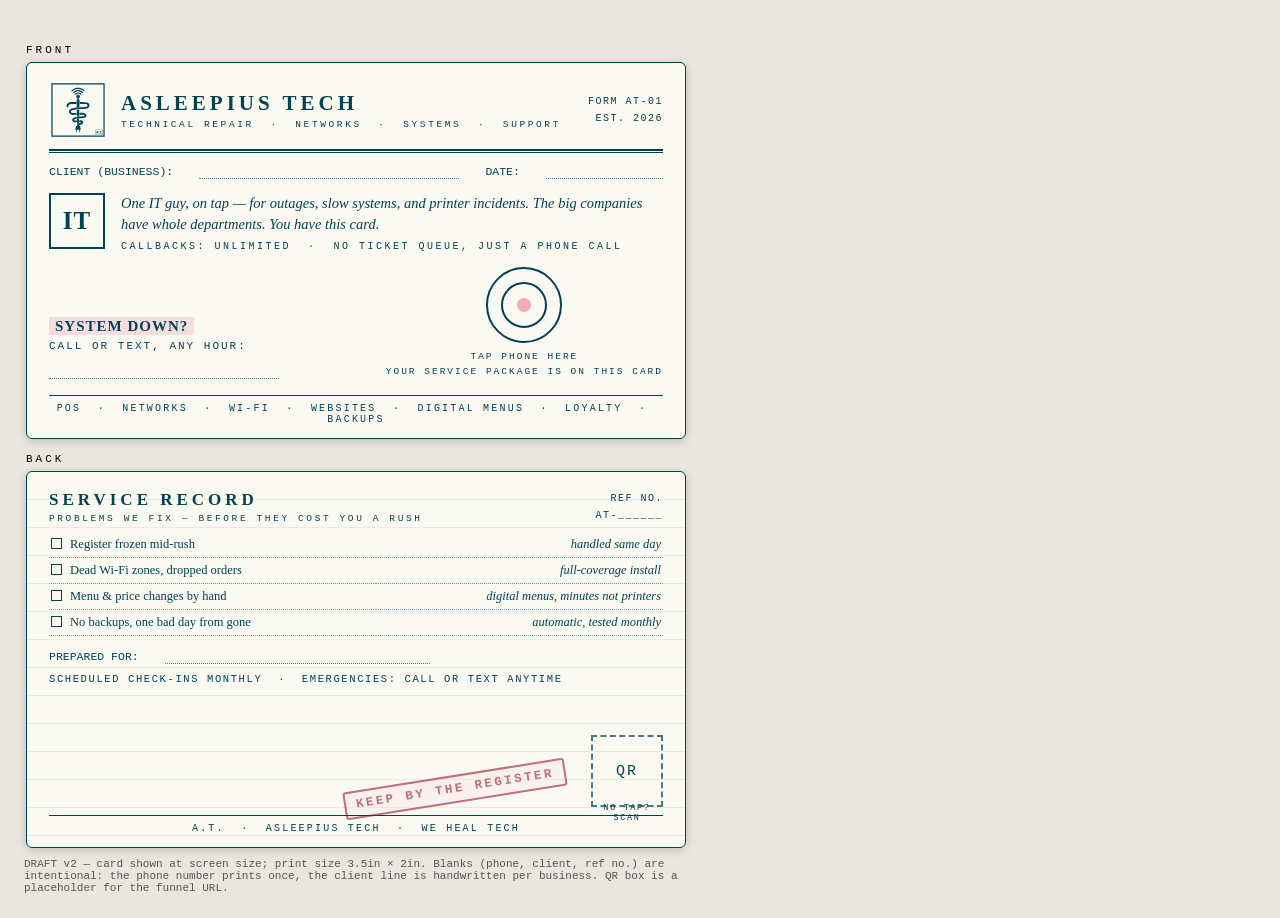
<file: card/at-card-design.html>
<!DOCTYPE html><html><head><meta charset="utf-8"><title>A.T. — Card Design Draft v2</title></head><body style="background:#e8e6df;padding:24px;"><style>
* { box-sizing: border-box; margin: 0; padding: 0; }
.wrap { font-family: Georgia, 'Times New Roman', serif; padding: 6px 2px 10px; }
.cap { font-family: 'Courier New', monospace; font-size: 11px; letter-spacing: 3px; color: var(--hatch-widget-muted); margin: 14px 0 6px; }
.card { position: relative; width: 100%; max-width: 660px; aspect-ratio: 7 / 4; background: #FBFAF2; color: #004353; border: 1.5px solid #004353; border-radius: 6px; padding: 18px 22px; overflow: hidden; box-shadow: 0 2px 10px rgba(0,0,0,.18); }
.mono { font-family: 'Courier New', monospace; }
.head { display: flex; align-items: center; gap: 14px; }
.logo { width: 58px; height: 58px; flex: none; }
.name { font-size: 21px; letter-spacing: 4px; font-weight: bold; }
.sub { font-size: 9.5px; letter-spacing: 2.6px; margin-top: 3px; }
.form { margin-left: auto; text-align: right; font-size: 10px; letter-spacing: 1.5px; line-height: 1.7; }
.rule { border-top: 2.5px solid #004353; border-bottom: 1px solid #004353; height: 4px; margin: 10px 0 12px; }
.fields { display: flex; gap: 26px; font-size: 11.5px; }
.blank { border-bottom: 1.5px dotted rgba(0,67,83,.65); flex: 1; min-height: 14px; }
.rxrow { display: flex; gap: 16px; margin-top: 14px; align-items: flex-start; }
.itbox { width: 56px; height: 56px; flex: none; border: 2.5px solid #004353; display: flex; align-items: center; justify-content: center; font-size: 25px; font-weight: bold; letter-spacing: 1px; }
.rxtext { font-size: 14.5px; line-height: 1.45; font-style: italic; }
.refill { font-style: normal; font-size: 10px; letter-spacing: 2.5px; margin-top: 5px; }
.midrow { display: flex; justify-content: space-between; align-items: flex-end; margin-top: 12px; gap: 20px; }
.emerg { font-size: 15px; letter-spacing: 1px; }
.hl { background: #F5DCDE; padding: 1px 6px; }
.phone { font-size: 19px; letter-spacing: 2px; border-bottom: 1.5px dotted rgba(0,67,83,.65); display: inline-block; min-width: 230px; margin-top: 4px; }
.tap { text-align: center; flex: none; }
.target { width: 76px; height: 76px; border: 2px solid #004353; border-radius: 50%; margin: 0 auto; position: relative; }
.target::before { content: ''; position: absolute; inset: 13px; border: 2px solid #004353; border-radius: 50%; }
.target::after { content: ''; position: absolute; inset: 29px; background: #EFAEB6; border-radius: 50%; }
.taplab { font-size: 9.5px; letter-spacing: 2px; margin-top: 6px; line-height: 1.6; }
.foot { position: absolute; left: 22px; right: 22px; bottom: 13px; border-top: 1.5px solid #004353; padding-top: 7px; font-size: 10px; letter-spacing: 2.2px; text-align: center; }
.ruled { background-image: repeating-linear-gradient(transparent 0 27px, rgba(0,67,83,.08) 27px 28px); }
table.chart { width: 100%; border-collapse: collapse; font-size: 12.5px; margin-top: 8px; }
table.chart td { padding: 5px 2px; border-bottom: 1.5px dotted rgba(0,67,83,.45); }
table.chart td.t { text-align: right; font-style: italic; }
.box { display: inline-block; width: 11px; height: 11px; border: 1.5px solid #004353; margin-right: 8px; vertical-align: -1px; }
.stamp { position: absolute; right: 118px; bottom: 44px; transform: rotate(-9deg); border: 2.5px solid #B95C6B; color: #B95C6B; font-family: 'Courier New', monospace; font-weight: bold; font-size: 12.5px; letter-spacing: 2.5px; padding: 5px 10px; border-radius: 3px; opacity: .88; background: rgba(245,220,222,.35); }
.qr { position: absolute; right: 22px; bottom: 40px; width: 72px; height: 72px; border: 2px dashed rgba(0,67,83,.7); display: flex; align-items: center; justify-content: center; font-family: 'Courier New', monospace; font-size: 15px; letter-spacing: 2px; }
.qrlab { position: absolute; right: 22px; bottom: 24px; width: 72px; text-align: center; font-size: 8.5px; letter-spacing: 1.6px; }
</style><div class="wrap"><div class="cap">FRONT</div>
<div class="card">
  <div class="head">
    <div class="logo"><svg viewBox="0 0 1600 1600" xmlns="http://www.w3.org/2000/svg" style="width:100%;height:100%;display:block">
<path d="M0 0 C485.1 0 970.2 0 1470 0 C1470 485.1 1470 970.2 1470 1470 C984.9 1470 499.8 1470 0 1470 C0 984.9 0 499.8 0 0 Z M34 34 C34 496.99 34 959.98 34 1437 C265.309 1437.021 496.619 1437.041 734.938 1437.062 C771.53 1437.067 771.53 1437.067 956.711 1437.09 C1045.7 1437.095 1045.7 1437.095 1087.287 1437.095 C1117.457 1437.096 1147.626 1437.1 1177.796 1437.106 C1209.575 1437.112 1241.355 1437.115 1273.134 1437.114 C1277.557 1437.113 1281.98 1437.113 1286.403 1437.113 C1286.837 1437.113 1286.837 1437.113 1289.03 1437.113 C1302.677 1437.113 1316.325 1437.116 1329.972 1437.12 C1343.235 1437.124 1356.499 1437.125 1369.762 1437.122 C1377.551 1437.12 1385.341 1437.121 1393.13 1437.126 C1398.901 1437.13 1404.672 1437.128 1410.443 1437.124 C1412.78 1437.123 1415.117 1437.124 1417.453 1437.127 C1420.598 1437.131 1423.742 1437.128 1426.886 1437.124 C1427.808 1437.127 1428.73 1437.129 1429.679 1437.132 C1435.886 1437.114 1435.886 1437.114 1437 1436 C1437.1 1432.955 1437.132 1429.932 1437.124 1426.886 C1437.125 1425.911 1437.127 1424.936 1437.128 1423.932 C1437.131 1420.615 1437.127 1417.298 1437.123 1413.981 C1437.124 1411.589 1437.125 1409.197 1437.127 1406.805 C1437.129 1401.561 1437.128 1396.318 1437.125 1391.074 C1437.12 1383.225 1437.121 1375.375 1437.122 1367.525 C1437.125 1354.15 1437.124 1340.775 1437.119 1327.4 C1437.115 1313.838 1437.113 1300.275 1437.113 1286.712 C1437.113 1285.857 1437.113 1285.002 1437.113 1284.121 C1437.113 1279.761 1437.114 1275.4 1437.114 1271.04 C1437.115 1239.443 1437.112 1207.846 1437.106 1176.25 C1437.1 1144.948 1437.096 1113.647 1437.095 1082.346 C1437.095 1081.375 1437.095 1080.403 1437.095 1079.403 C1437.094 1070.532 1437.094 1061.661 1437.094 1052.79 C1437.093 1030.736 1437.092 1008.682 1437.091 986.628 C1437.091 986.125 1437.091 986.125 1437.091 983.584 C1437.088 934.698 1437.082 885.812 1437.075 836.926 C1437.073 819.956 1437.071 802.987 1437.069 786.017 C1437.069 784.965 1437.068 783.913 1437.068 782.828 C1437.062 733.925 1437.058 685.022 1437.055 636.119 C1437.055 632.945 1437.055 629.771 1437.055 626.597 C1437.053 605.564 1437.052 584.53 1437.051 563.497 C1437.048 521.643 1437.045 479.79 1437.043 437.937 C1437.042 435.944 1437.042 433.951 1437.042 431.957 C1437.036 342.199 1437.027 252.441 1437.016 162.683 C1437.016 161.843 1437.016 161.002 1437.016 160.136 C1437.011 118.091 1437.005 76.045 1437 34 C1433.331 32.777 1429.96 32.863 1426.14 32.875 C1425.326 32.873 1424.511 32.872 1423.671 32.87 C1420.912 32.867 1418.153 32.871 1415.393 32.874 C1413.398 32.873 1411.402 32.872 1409.407 32.87 C1403.879 32.866 1398.351 32.868 1392.823 32.872 C1386.822 32.874 1380.822 32.871 1374.821 32.868 C1364.285 32.865 1353.748 32.865 1343.211 32.867 C1331.895 32.87 1320.579 32.871 1309.264 32.869 C1308.549 32.868 1307.835 32.868 1307.1 32.868 C1304.191 32.868 1301.283 32.867 1298.374 32.867 C1271.221 32.861 1244.067 32.861 1216.913 32.864 C1190.613 32.866 1164.312 32.867 1138.011 32.866 C1136.356 32.866 1134.7 32.866 1133.045 32.866 C1126.389 32.866 1119.733 32.865 1113.077 32.865 C1094.455 32.864 1075.832 32.864 1057.21 32.863 C1056.361 32.863 1055.513 32.863 1054.639 32.863 C1027.561 32.863 1000.483 32.864 973.405 32.866 C972.526 32.866 971.648 32.866 970.742 32.866 C956.473 32.867 942.203 32.869 927.934 32.87 C871.847 32.875 815.761 32.875 759.674 32.87 C745.642 32.868 731.611 32.867 717.58 32.866 C716.715 32.866 715.85 32.866 714.959 32.866 C688.082 32.864 661.205 32.863 634.328 32.863 C633.477 32.863 632.627 32.863 631.751 32.863 C613.029 32.864 594.308 32.864 575.586 32.865 C568.875 32.865 562.164 32.866 555.453 32.866 C553.785 32.866 552.116 32.866 550.447 32.866 C524.344 32.868 498.24 32.866 472.137 32.863 C444.838 32.861 417.538 32.862 390.239 32.867 C387.235 32.868 384.232 32.868 381.228 32.869 C380.492 32.869 379.755 32.869 378.996 32.869 C369.995 32.871 360.994 32.871 351.994 32.868 C245.992 32.843 140.003 33.462 34 34 Z " fill="#004353" transform="translate(65,65)"/>
<path d="M0 0 C0.427 0.001 0.427 0.001 2.588 0.007 C15.875 0.06 28.76 0.647 41.812 3.312 C42.82 3.511 43.827 3.71 44.864 3.915 C83.294 11.653 119.354 27.392 149.812 52.312 C150.728 53.037 151.643 53.761 152.586 54.508 C177.281 74.25 177.281 74.25 181.812 83.312 C182.535 90.451 182.262 95.575 177.812 101.312 C173.234 105.777 168.901 105.78 162.812 105.844 C155.908 104.621 151.614 99.233 147 94.375 C118.413 65.125 79.509 45.854 39.812 37.312 C38.998 37.135 38.183 36.957 37.343 36.773 C6.512 30.393 -28.32 32.975 -58.188 42.312 C-59.529 42.701 -60.87 43.089 -62.211 43.477 C-96.549 53.792 -127.255 74.24 -151.766 100.148 C-156.752 104.604 -161.197 105.892 -167.723 105.656 C-173.147 104.9 -176.192 102.563 -179.625 98.25 C-181.983 93.451 -182.146 88.514 -181.188 83.312 C-179.713 80.106 -177.63 77.835 -175.188 75.312 C-174.781 74.88 -174.781 74.88 -172.727 72.691 C-166.619 66.383 -160.138 60.678 -153.188 55.312 C-152.464 54.75 -151.74 54.187 -150.994 53.607 C-140.445 45.441 -129.886 37.739 -118.188 31.312 C-117.414 30.88 -116.64 30.447 -115.842 30.001 C-93.607 17.636 -70.27 9.471 -45.438 4.062 C-44.755 3.911 -44.072 3.76 -43.369 3.604 C-29.007 0.65 -14.618 -0.067 0 0 Z " fill="#004353" transform="translate(802.1875,184.6875)"/>
<path d="M0 0 C3.241 2.842 6.456 5.708 9.641 8.613 C10.176 9.1 10.712 9.587 11.264 10.089 C22.164 20.189 22.164 20.189 23.102 26.793 C23.191 32.55 22.724 35.932 18.766 40.426 C14.793 44.01 11.799 45.565 6.453 45.676 C5.714 45.702 4.976 45.727 4.215 45.754 C-1.999 44.921 -5.867 41.132 -9.984 36.738 C-34.264 11.758 -69.972 -6.204 -105.18 -6.812 C-127.381 -7.115 -147.554 -5.19 -168.234 3.426 C-168.995 3.741 -169.755 4.057 -170.538 4.382 C-187.12 11.419 -201.161 21.09 -214.234 33.426 C-215.33 34.353 -216.433 35.271 -217.547 36.176 C-220.234 38.426 -220.234 38.426 -222.797 41.113 C-226.504 44.63 -229.045 45.311 -234.109 45.801 C-238.783 45.669 -241.44 44.126 -245.234 41.426 C-249.033 37.327 -250.385 34.158 -250.547 28.613 C-250.584 27.782 -250.622 26.95 -250.66 26.094 C-249.676 19.924 -244.641 15.475 -240.359 11.238 C-239.792 10.676 -239.225 10.113 -238.64 9.534 C-218.292 -10.271 -193.159 -24.838 -166.234 -33.574 C-165.504 -33.815 -164.774 -34.056 -164.022 -34.304 C-108.224 -52.361 -44.47 -37.48 0 0 Z " fill="#004353" transform="translate(916.234375,290.57421875)"/>
<path d="M0 0 C16.303 14.059 16.303 14.059 18 21 C18.095 27.264 17.393 32.269 13 37 C8.217 40.327 3.873 41.839 -2 41 C-7.926 38.991 -11.423 35.721 -15.688 31.25 C-30.255 16.009 -51.278 7.841 -72.184 6.969 C-96.507 7.168 -115.885 16.293 -133 33 C-141.441 40.936 -141.441 40.936 -147.941 41.027 C-152.904 40.66 -156.045 39.127 -160 36 C-160.577 35.546 -161.155 35.092 -161.75 34.625 C-165.2 30.14 -165.552 25.08 -164.852 19.645 C-163.127 14.288 -159.007 10.777 -155 7 C-154.185 6.214 -153.371 5.427 -152.531 4.617 C-147.053 -0.497 -141.289 -4.933 -135 -9 C-134.132 -9.575 -133.265 -10.15 -132.371 -10.742 C-91.027 -36.618 -36.885 -30.981 0 0 Z " fill="#004353" transform="translate(876,341)"/>
<path d="M0 0 C11.309 7.966 19.239 19.316 21.891 33.051 C23.557 46.242 21.471 59.271 14.207 70.555 C7.016 79.822 -0.352 85.334 -10.793 90.555 C-11.123 102.105 -11.453 113.655 -11.793 125.555 C-3.873 125.555 4.047 125.555 12.207 125.555 C12.325 146.787 12 167.98 11.432 189.204 C11.321 193.402 11.213 197.6 11.105 201.798 C10.924 208.828 10.739 215.858 10.553 222.887 C10.339 230.951 10.13 239.015 9.923 247.08 C9.721 254.934 9.516 262.788 9.311 270.642 C9.224 273.943 9.139 277.245 9.054 280.546 C8.615 297.558 8.139 314.561 7.207 331.555 C-0.172 332.108 -7.551 332.659 -14.93 333.209 C-17.433 333.395 -19.936 333.583 -22.439 333.77 C-36.218 334.803 -49.994 335.816 -63.793 336.555 C-64.611 332.208 -64.96 328.034 -65.065 323.615 C-65.074 323.278 -65.074 323.278 -65.117 321.57 C-65.173 319.322 -65.224 317.073 -65.274 314.823 C-65.313 313.205 -65.352 311.586 -65.392 309.967 C-65.5 305.568 -65.601 301.17 -65.702 296.771 C-65.809 292.132 -65.92 287.493 -66.03 282.855 C-66.216 275.034 -66.398 267.213 -66.577 259.393 C-66.783 250.446 -66.995 241.498 -67.21 232.551 C-67.418 223.872 -67.622 215.192 -67.823 206.513 C-67.908 202.86 -67.995 199.208 -68.083 195.555 C-68.643 172.217 -68.903 148.9 -68.793 125.555 C-61.203 125.225 -53.613 124.895 -45.793 124.555 C-45.793 113.005 -45.793 101.455 -45.793 89.555 C-47.773 88.895 -49.753 88.235 -51.793 87.555 C-64.357 80.867 -72.526 70.452 -77.668 57.32 C-81.289 44.344 -79.402 29.316 -73.215 17.555 C-65.553 4.854 -54.755 -3.827 -40.312 -7.785 C-25.919 -10.485 -12.345 -8.017 0 0 Z " fill="#004353" transform="translate(830.79296875,387.4453125)"/>
<path d="M0 0 C5.815 0.01 11.63 0.015 17.445 0.02 C28.729 0.03 40.012 0.047 51.296 0.069 C52.252 2.934 52.447 4.834 52.502 7.815 C52.522 8.776 52.542 9.737 52.562 10.727 C52.57 11.244 52.57 11.244 52.613 13.862 C52.634 14.923 52.654 15.984 52.676 17.077 C52.741 20.47 52.8 23.863 52.859 27.256 C52.902 29.555 52.946 31.854 52.99 34.153 C53.097 39.791 53.199 45.43 53.296 51.069 C51.992 51.079 50.687 51.089 49.342 51.1 C36.888 51.199 24.434 51.302 11.979 51.408 C5.581 51.463 -0.818 51.516 -7.217 51.566 C-56.603 51.955 -56.603 51.955 -75.77 52.541 C-76.38 52.56 -76.38 52.56 -79.47 52.654 C-103.473 53.475 -129.076 54.871 -147.704 72.069 C-148.325 72.611 -148.946 73.154 -149.586 73.713 C-162.727 85.858 -166.366 103.448 -169.27 120.369 C-170.998 128.922 -174.564 134.483 -181.77 139.51 C-188.528 143.082 -196.848 143.526 -204.137 141.338 C-210.762 138.27 -214.951 133.234 -218.704 127.069 C-224.471 109.768 -216.305 84.823 -208.704 69.069 C-204.233 60.339 -199.154 52.492 -192.704 45.069 C-192.001 44.21 -191.299 43.352 -190.575 42.467 C-168.317 16.33 -136.145 4.823 -102.719 1.799 C-92.866 1.064 -83.025 0.736 -73.149 0.51 C-72.259 0.489 -71.369 0.468 -70.453 0.446 C-46.971 -0.096 -23.487 -0.047 0 0 Z " fill="#004353" transform="translate(703.7036743164063,580.9313354492188)"/>
<path d="M0 0 C1.563 0.009 3.125 0.023 4.688 0.042 C5.114 0.045 5.114 0.045 7.272 0.062 C10.126 0.085 12.98 0.115 15.834 0.147 C17.844 0.166 19.855 0.185 21.865 0.204 C26.117 0.245 30.368 0.29 34.62 0.338 C38.899 0.385 43.177 0.427 47.457 0.463 C69.24 0.644 90.997 0.949 112.756 2.057 C113.567 2.098 114.377 2.139 115.213 2.181 C214.067 7.296 214.067 7.296 245.744 40.787 C262.171 59.189 262.396 81.889 261.58 105.096 C260.599 120.099 253.491 134.926 243.58 146.096 C243.358 146.388 243.358 146.388 242.233 147.869 C229.479 164.304 207.978 172.137 188.58 177.096 C187.663 177.339 186.746 177.582 185.801 177.833 C139.277 190.036 90.2 193.432 42.283 194.416 C-40.443 196.19 -125.356 202.675 -241.228 241.717 C-247.528 248.519 -250.155 255.794 -249.803 265.041 C-248.634 274.366 -244.624 282.775 -237.349 288.814 C-228.317 295.235 -218.605 296.76 -207.795 298.221 C-206.626 298.39 -205.456 298.558 -204.252 298.732 C-188.792 300.888 -173.498 301.238 -157.924 301.193 C-155.994 301.192 -154.065 301.19 -152.136 301.189 C-147.111 301.185 -142.085 301.176 -137.06 301.164 C-131.911 301.154 -126.762 301.15 -121.613 301.145 C-111.549 301.134 -101.484 301.117 -91.42 301.096 C-91.253 304.073 -91.088 307.051 -90.926 310.029 C-90.902 310.444 -90.902 310.444 -90.784 312.544 C-90.328 320.961 -90.307 329.357 -90.357 337.783 C-90.362 339.287 -90.367 340.79 -90.371 342.293 C-90.382 345.894 -90.399 349.495 -90.42 353.096 C-238.081 357.737 -238.081 357.737 -275.42 323.096 C-293.318 305.117 -301.732 283.242 -301.732 258.051 C-301.472 239.226 -293.986 222.966 -281.42 209.096 C-280.682 208.266 -279.945 207.435 -279.185 206.58 C-265.304 191.791 -246.397 183.569 -227.357 177.596 C-226.619 177.361 -225.881 177.127 -225.12 176.886 C-143.871 151.165 -56.113 145.95 28.502 143.27 C176.947 138.533 176.947 138.533 201.455 115.783 C208.144 108.574 209.79 100.937 209.893 91.408 C209.907 90.972 209.907 90.972 209.981 88.762 C210.051 81.55 208.302 76.683 203.959 70.959 C175.272 46.467 101.499 53.091 65.283 52.779 C63.227 52.759 61.17 52.738 59.114 52.716 C53.775 52.662 48.435 52.612 43.096 52.564 C37.618 52.513 32.14 52.457 26.662 52.402 C15.968 52.296 5.274 52.194 -5.42 52.096 C-5.467 39.295 -5.468 26.514 -4.982 13.721 C-4.963 13.109 -4.963 13.109 -4.863 10.014 C-4.821 8.857 -4.779 7.701 -4.736 6.51 C-4.699 5.488 -4.663 4.467 -4.625 3.415 C-4.296 -0.302 -3.882 0.109 0 0 Z " fill="#004353" transform="translate(853.4196929931641,580.9042510986328)"/>
<path d="M0 0 C-0.479 36.631 -1.411 73.248 -2.399 109.868 C-2.5 113.607 -2.599 117.346 -2.699 121.085 C-2.86 127.097 -3.023 133.11 -3.188 139.122 C-3.249 141.356 -3.309 143.589 -3.369 145.823 C-3.756 160.224 -4.296 174.611 -5 189 C-7.178 190.089 -8.63 190.249 -11.044 190.465 C-11.88 190.542 -12.715 190.618 -13.576 190.698 C-14.484 190.777 -15.392 190.856 -16.328 190.938 C-17.269 191.022 -18.209 191.107 -19.178 191.195 C-21.179 191.375 -23.18 191.553 -25.181 191.729 C-28.196 191.995 -31.211 192.267 -34.227 192.539 C-44.479 193.46 -54.729 194.314 -65 195 C-65.858 178.271 -66.336 161.544 -66.707 144.798 C-66.771 141.939 -66.836 139.08 -66.901 136.222 C-67.056 129.449 -67.207 122.675 -67.357 115.902 C-67.51 109.02 -67.667 102.138 -67.826 95.256 C-67.965 89.257 -68.1 83.259 -68.234 77.261 C-68.312 73.718 -68.392 70.175 -68.475 66.633 C-68.946 46.417 -69.079 26.22 -69 6 C-66.403 5.7 -63.806 5.4 -61.209 5.1 C-60.479 5.016 -59.749 4.932 -58.996 4.845 C-15.854 -0.136 -15.854 -0.136 0 0 Z " fill="#004353" transform="translate(837,785)"/>
<path d="M0 0 C0.895 0.15 1.79 0.3 2.712 0.454 C26.979 4.683 51.864 13.355 67 34 C68.037 35.644 69.037 37.312 70 39 C70.541 39.923 71.083 40.846 71.641 41.797 C79.95 57.043 81.217 74.345 76.643 91.019 C71.471 106.962 62.032 119.057 47.516 127.434 C-1.92 152.075 -75.371 149.399 -129.147 153.387 C-232.483 161.081 -232.483 161.081 -259.562 187.5 C-261.49 190.852 -262.068 193.121 -262 197 C-259.229 201.648 -256.607 203.745 -251.332 205.418 C-241.725 207.817 -232.369 208.285 -222.5 208.188 C-221.291 208.187 -220.082 208.186 -218.836 208.186 C-208.181 208.135 -197.67 207.533 -187 207 C-186.67 223.83 -186.34 240.66 -186 258 C-204.478 260.31 -204.478 260.31 -211.715 260.301 C-212.127 260.303 -212.127 260.303 -214.214 260.314 C-215.931 260.319 -217.647 260.32 -219.363 260.316 C-221.932 260.313 -224.5 260.336 -227.068 260.361 C-251.123 260.453 -273.101 255.588 -292 240 C-292.505 239.629 -292.505 239.629 -295.062 237.75 C-306.209 228.24 -312.748 213.344 -314 199 C-314.035 198.597 -314.035 198.597 -314.215 196.555 C-314.912 179.647 -308.415 164.131 -297.422 151.516 C-273.327 126.488 -237.051 117.153 -204.125 110.375 C-203.455 110.234 -202.785 110.094 -202.095 109.949 C-175.105 104.337 -147.557 102.202 -120.127 99.993 C-111.071 99.262 -102.018 98.498 -92.965 97.73 C-92.081 97.656 -91.198 97.581 -90.287 97.504 C-69.808 95.764 -49.372 93.742 -29 91 C-28.249 90.899 -27.499 90.798 -26.725 90.694 C-12.945 88.822 0.825 86.828 14.312 83.375 C15.072 83.181 15.831 82.987 16.614 82.787 C20.124 81.806 22.797 81.006 25 78 C26.77 74.459 26.622 70.857 26 67 C23.069 60.567 16.675 57.917 10.492 55.281 C5.066 53.29 -0.328 52.058 -6 51 C-6.927 50.818 -7.854 50.636 -8.809 50.449 C-20.951 48.386 -33.16 48.697 -45.438 48.75 C-46.618 48.752 -47.799 48.754 -49.015 48.755 C-70.39 48.793 -91.676 49.562 -113 51 C-113.117 39.257 -112.996 27.53 -112.627 15.792 C-112.584 14.429 -112.543 13.065 -112.503 11.701 C-112.446 9.775 -112.381 7.848 -112.316 5.922 C-112.298 5.363 -112.298 5.363 -112.205 2.534 C-112 0 -112 0 -111 -1 C-75.774 -6.455 -35.076 -5.974 0 0 Z " fill="#004353" transform="translate(954,881)"/>
<path d="M0 0 C0.174 23.729 -0.305 47.421 -0.927 71.141 C-1.051 75.882 -1.17 80.624 -1.289 85.365 C-1.522 94.577 -1.759 103.789 -2 113 C-3.012 113.468 -4.024 113.937 -5.066 114.419 C-6.416 115.046 -7.767 115.674 -9.117 116.301 C-9.449 116.454 -9.449 116.454 -11.13 117.232 C-28.254 125.195 -41.584 136.184 -52 152 C-52.33 152 -52.66 152 -53 152 C-53.939 144.158 -54.232 136.364 -54.389 128.472 C-54.418 127.154 -54.448 125.836 -54.478 124.478 C-54.558 120.894 -54.633 117.31 -54.707 113.726 C-54.786 109.969 -54.869 106.212 -54.951 102.455 C-55.107 95.354 -55.258 88.254 -55.408 81.153 C-55.579 73.064 -55.755 64.974 -55.931 56.884 C-56.292 40.256 -56.648 23.628 -57 7 C-51.501 5.409 -46.219 4.289 -40.562 3.5 C-40.114 3.437 -40.114 3.437 -37.846 3.116 C-25.361 1.422 -12.611 -0.046 0 0 Z " fill="#004353" transform="translate(830,1041)"/>
<path d="M0 0 C5.349 -0.076 10.697 -0.129 16.046 -0.165 C17.856 -0.18 19.667 -0.2 21.477 -0.226 C46.672 -0.584 73.135 2.243 92.25 20.438 C102.831 31.097 107.843 44.618 108.312 59.438 C108.032 73.508 102.337 86.492 92.594 96.625 C74.847 112.875 51.847 118.309 29 123.562 C-0.2 130.337 -0.2 130.337 -7.688 141.438 C-8.121 142.283 -8.554 143.129 -9 144 C-8.383 144.159 -7.765 144.317 -7.129 144.48 C5.067 147.84 15.507 154.016 22.375 164.938 C28.106 175.273 29.153 185.088 29.098 196.742 C29.097 197.304 29.097 197.304 29.093 200.147 C29.088 203.723 29.075 207.299 29.062 210.875 C29.057 213.305 29.053 215.734 29.049 218.164 C29.038 224.109 29.021 230.055 29 236 C29.771 235.977 30.542 235.954 31.336 235.93 C32.339 235.912 33.342 235.894 34.375 235.875 C35.373 235.852 36.37 235.829 37.398 235.805 C40 236 40 236 42 238 C42.453 241.626 42.324 245.286 42.312 248.938 C42.329 249.953 42.345 250.968 42.361 252.014 C42.362 252.988 42.363 253.961 42.363 254.965 C42.366 255.858 42.369 256.751 42.372 257.672 C41.909 260.567 41.34 261.264 39 263 C36.273 263.341 36.273 263.341 33.02 263.293 C31.856 263.283 30.693 263.274 29.494 263.264 C28.279 263.239 27.064 263.213 25.812 263.188 C24.586 263.174 23.359 263.16 22.096 263.146 C19.063 263.111 16.032 263.062 13 263 C13.009 263.778 13.018 264.556 13.027 265.358 C13.107 272.7 13.168 280.041 13.207 287.383 C13.228 291.158 13.256 294.932 13.302 298.706 C13.345 302.35 13.369 305.994 13.38 309.638 C13.387 311.027 13.401 312.415 13.423 313.804 C13.452 315.752 13.454 317.701 13.454 319.649 C13.463 320.757 13.472 321.865 13.481 323.007 C12.889 326.693 11.576 328.35 9 331 C6.348 332.097 3.853 332.204 1 332 C-2.621 330.426 -3.793 329.311 -6 326 C-7.867 312.712 -7.115 298.878 -7.062 285.5 C-7.042 278.075 -7.021 270.65 -7 263 C-16.405 263.165 -16.405 263.165 -64 264 C-63.965 268.345 -63.93 272.691 -63.895 277.168 C-63.875 280.639 -63.859 284.109 -63.845 287.58 C-63.829 291.24 -63.808 294.9 -63.774 298.561 C-63.741 302.088 -63.723 305.615 -63.715 309.143 C-63.707 311.139 -63.684 313.136 -63.66 315.133 C-63.66 316.354 -63.66 317.575 -63.659 318.833 C-63.653 319.905 -63.646 320.978 -63.639 322.083 C-64.131 326.056 -65.571 328.836 -68.688 331.375 C-72.254 332.339 -75.463 332.024 -79 331 C-81.383 329.106 -82.65 327.7 -84 325 C-84.091 323.029 -84.118 321.055 -84.114 319.082 C-84.113 317.84 -84.113 316.599 -84.113 315.321 C-84.108 313.961 -84.103 312.602 -84.098 311.242 C-84.096 309.855 -84.094 308.468 -84.093 307.081 C-84.09 303.428 -84.08 299.775 -84.069 296.122 C-84.058 292.395 -84.054 288.668 -84.049 284.941 C-84.038 277.628 -84.021 270.314 -84 263 C-84.807 263.01 -85.615 263.021 -86.447 263.032 C-90.089 263.073 -93.732 263.099 -97.375 263.125 C-98.646 263.142 -99.917 263.159 -101.227 263.176 C-101.832 263.179 -101.832 263.179 -104.898 263.195 C-106.019 263.206 -107.14 263.216 -108.294 263.227 C-111 263 -111 263 -113 261 C-114.042 256.472 -114.194 252.01 -114.25 247.375 C-114.276 246.083 -114.302 244.792 -114.328 243.461 C-113.974 239.727 -113.629 238.578 -111 236 C-108.301 235.609 -108.301 235.609 -105.312 235.75 C-104.319 235.786 -103.325 235.822 -102.301 235.859 C-101.542 235.906 -100.782 235.952 -100 236 C-100.003 235.694 -100.003 235.694 -100.02 234.145 C-100.087 227.72 -100.132 221.295 -100.165 214.87 C-100.18 212.478 -100.2 210.086 -100.226 207.695 C-100.263 204.239 -100.28 200.784 -100.293 197.328 C-100.308 196.274 -100.324 195.221 -100.34 194.135 C-100.343 180.92 -96.937 167.579 -87.781 157.652 C-81.26 151.603 -71.218 144 -62 144 C-61.997 143.38 -61.995 142.76 -61.992 142.121 C-61.434 129.34 -56 117.835 -48 108 C-47.678 107.591 -47.678 107.591 -46.047 105.52 C-29.095 85.272 -4.424 78.268 20.246 72.215 C21.49 71.909 22.733 71.603 24.014 71.287 C26.447 70.693 28.882 70.109 31.32 69.535 C39.888 67.467 47.561 64.799 55 60 C54.055 57.423 53.449 56.237 50.984 54.938 C46.99 53.683 43.097 53.259 38.938 52.875 C38.492 52.833 38.492 52.833 36.236 52.618 C23.852 51.573 11.415 51.824 -1 52 C-1.12 34.631 -0.952 17.347 0 0 Z " fill="#004353" transform="translate(837,1081)"/>
<path d="M0 0 C67.98 0 135.96 0 206 0 C207.318 2.636 207.106 4.565 207.082 7.517 C207.075 8.687 207.068 9.857 207.061 11.063 C207.048 12.358 207.035 13.653 207.022 14.987 C207.011 16.379 207.002 17.771 206.992 19.163 C206.965 22.898 206.933 26.634 206.899 30.369 C206.868 33.871 206.842 37.373 206.816 40.876 C206.737 51.126 206.649 61.375 206.562 71.625 C206.377 94.519 206.191 117.412 206 141 C138.02 141 70.04 141 0 141 C0 94.47 0 47.94 0 0 Z M8 9 C8 49.92 8 90.84 8 133 C70.7 133 133.4 133 198 133 C198 92.08 198 51.16 198 9 C135.3 9 72.6 9 8 9 Z " fill="#004353" transform="translate(1278,1342)"/>
<path d="M0 0 C2.102 -0.135 4.207 -0.232 6.312 -0.312 C7.484 -0.371 8.656 -0.429 9.863 -0.488 C10.381 -0.408 10.381 -0.408 13 0 C15.393 3.391 17.031 7.1 18.715 10.883 C19.231 12.037 19.746 13.192 20.278 14.381 C20.831 15.629 21.384 16.877 21.938 18.125 C22.512 19.416 23.087 20.707 23.662 21.998 C24.85 24.666 26.036 27.335 27.222 30.004 C28.658 33.236 30.104 36.465 31.555 39.691 C32.894 42.668 34.228 45.647 35.562 48.625 C36.05 49.707 36.538 50.788 37.041 51.903 C39.994 58.515 42.6 65.167 45 72 C39.72 72 34.44 72 29 72 C26.477 67.02 24.074 62.186 22 57 C17.05 56.835 17.05 56.835 -8 56 C-8.99 58.97 -9.98 61.94 -11 65 C-11.99 67.31 -12.98 69.62 -14 72 C-19.28 72 -24.56 72 -30 72 C-25.579 59.901 -20.739 48.027 -15.704 36.171 C-14.433 33.176 -13.166 30.179 -11.9 27.182 C-4.142 8.84 -4.142 8.84 0 0 Z M6 21 C4.664 24.311 3.332 27.624 2 30.938 C1.618 31.883 1.237 32.829 0.844 33.803 C0.483 34.702 0.122 35.601 -0.25 36.527 C-0.585 37.36 -0.92 38.193 -1.266 39.051 C-2 41 -2 41 -2 42 C0.249 42.222 2.499 42.427 4.75 42.625 C6.003 42.741 7.256 42.857 8.547 42.977 C12 43 12 43 16 41 C13.36 34.4 10.72 27.8 8 21 C7.34 21 6.68 21 6 21 Z " fill="#004353" transform="translate(1326,1376)"/>
<path d="M0 0 C19.47 0 38.94 0 59 0 C59 4.95 59 9.9 59 15 C51.74 15 44.48 15 37 15 C37 33.48 37 51.96 37 71 C32.05 71 27.1 71 22 71 C22 52.52 22 34.04 22 15 C14.74 15 7.48 15 0 15 C0 10.05 0 5.1 0 0 Z " fill="#004353" transform="translate(1392,1377)"/>
<path d="M0 0 C1.227 -0.01 1.227 -0.01 7.438 -0.062 C8.212 -0.072 8.986 -0.081 9.783 -0.09 C11.522 -0.097 13.261 -0.05 15 0 C16 1 16 1 16.098 4.379 C16.092 5.773 16.079 7.168 16.062 8.562 C16.042 11.017 16.021 13.471 16 16 C10.72 16 5.44 16 0 16 C0 10.72 0 5.44 0 0 Z " fill="#004353" transform="translate(1380,1432)"/>
<path d="M0 0 C1.227 -0.01 1.227 -0.01 7.438 -0.062 C8.212 -0.072 8.986 -0.081 9.783 -0.09 C11.522 -0.097 13.261 -0.05 15 0 C16 1 16 1 16.098 4.379 C16.092 5.773 16.079 7.168 16.062 8.562 C16.042 11.017 16.021 13.471 16 16 C10.72 16 5.44 16 0 16 C0 10.72 0 5.44 0 0 Z " fill="#004353" transform="translate(1448,1432)"/>
</svg></div>
    <div>
      <div class="name">ASLEEPIUS TECH</div>
      <div class="sub mono">TECHNICAL REPAIR &nbsp;·&nbsp; NETWORKS &nbsp;·&nbsp; SYSTEMS &nbsp;·&nbsp; SUPPORT</div>
    </div>
    <div class="form mono">FORM AT-01<br>EST. 2026</div>
  </div>
  <div class="rule"></div>
  <div class="fields mono">
    <span>CLIENT (BUSINESS):</span><span class="blank"></span>
    <span>DATE:</span><span class="blank" style="flex:.45"></span>
  </div>
  <div class="rxrow">
    <div class="itbox">IT</div>
    <div class="rxtext">One IT guy, on tap — for outages, slow systems, and printer incidents. The big companies have whole departments. You have this card.
      <div class="refill mono">CALLBACKS: UNLIMITED &nbsp;·&nbsp; NO TICKET QUEUE, JUST A PHONE CALL</div>
    </div>
  </div>
  <div class="midrow">
    <div>
      <div class="emerg"><span class="hl"><b>SYSTEM DOWN?</b></span></div>
      <div class="mono" style="font-size:11px;letter-spacing:2px;margin-top:5px;">CALL OR TEXT, ANY HOUR:</div>
      <div class="phone mono">&nbsp;</div>
    </div>
    <div class="tap">
      <div class="target"></div>
      <div class="taplab mono">TAP PHONE HERE<br>YOUR SERVICE PACKAGE IS ON THIS CARD</div>
    </div>
  </div>
  <div class="foot mono">POS &nbsp;·&nbsp; NETWORKS &nbsp;·&nbsp; WI-FI &nbsp;·&nbsp; WEBSITES &nbsp;·&nbsp; DIGITAL MENUS &nbsp;·&nbsp; LOYALTY &nbsp;·&nbsp; BACKUPS</div>
</div>
<div class="cap">BACK</div>
<div class="card ruled">
  <div class="head">
    <div>
      <div class="name" style="font-size:17px;">SERVICE RECORD</div>
      <div class="sub mono">PROBLEMS WE FIX — BEFORE THEY COST YOU A RUSH</div>
    </div>
    <div class="form mono">REF NO.<br>AT-______</div>
  </div>
  <table class="chart">
    <tr><td><span class="box"></span>Register frozen mid-rush</td><td class="t">handled same day</td></tr>
    <tr><td><span class="box"></span>Dead Wi-Fi zones, dropped orders</td><td class="t">full-coverage install</td></tr>
    <tr><td><span class="box"></span>Menu &amp; price changes by hand</td><td class="t">digital menus, minutes not printers</td></tr>
    <tr><td><span class="box"></span>No backups, one bad day from gone</td><td class="t">automatic, tested monthly</td></tr>
  </table>
  <div class="fields mono" style="margin-top:14px;max-width:62%;">
    <span>PREPARED FOR:</span><span class="blank"></span>
  </div>
  <div class="mono" style="font-size:10.5px;letter-spacing:1.6px;margin-top:9px;">SCHEDULED CHECK-INS MONTHLY &nbsp;·&nbsp; EMERGENCIES: CALL OR TEXT ANYTIME</div>
  <div class="stamp">KEEP BY THE REGISTER</div>
  <div class="qr">QR</div>
  <div class="qrlab mono">NO TAP? SCAN</div>
  <div class="foot mono">A.T. &nbsp;·&nbsp; ASLEEPIUS TECH &nbsp;·&nbsp; WE HEAL TECH</div>
</div>
</div><p style="font-family:Courier New,monospace;font-size:11px;color:#555;max-width:660px;">DRAFT v2 — card shown at screen size; print size 3.5in × 2in. Blanks (phone, client, ref no.) are intentional: the phone number prints once, the client line is handwritten per business. QR box is a placeholder for the funnel URL.</p></body></html>
</file>
